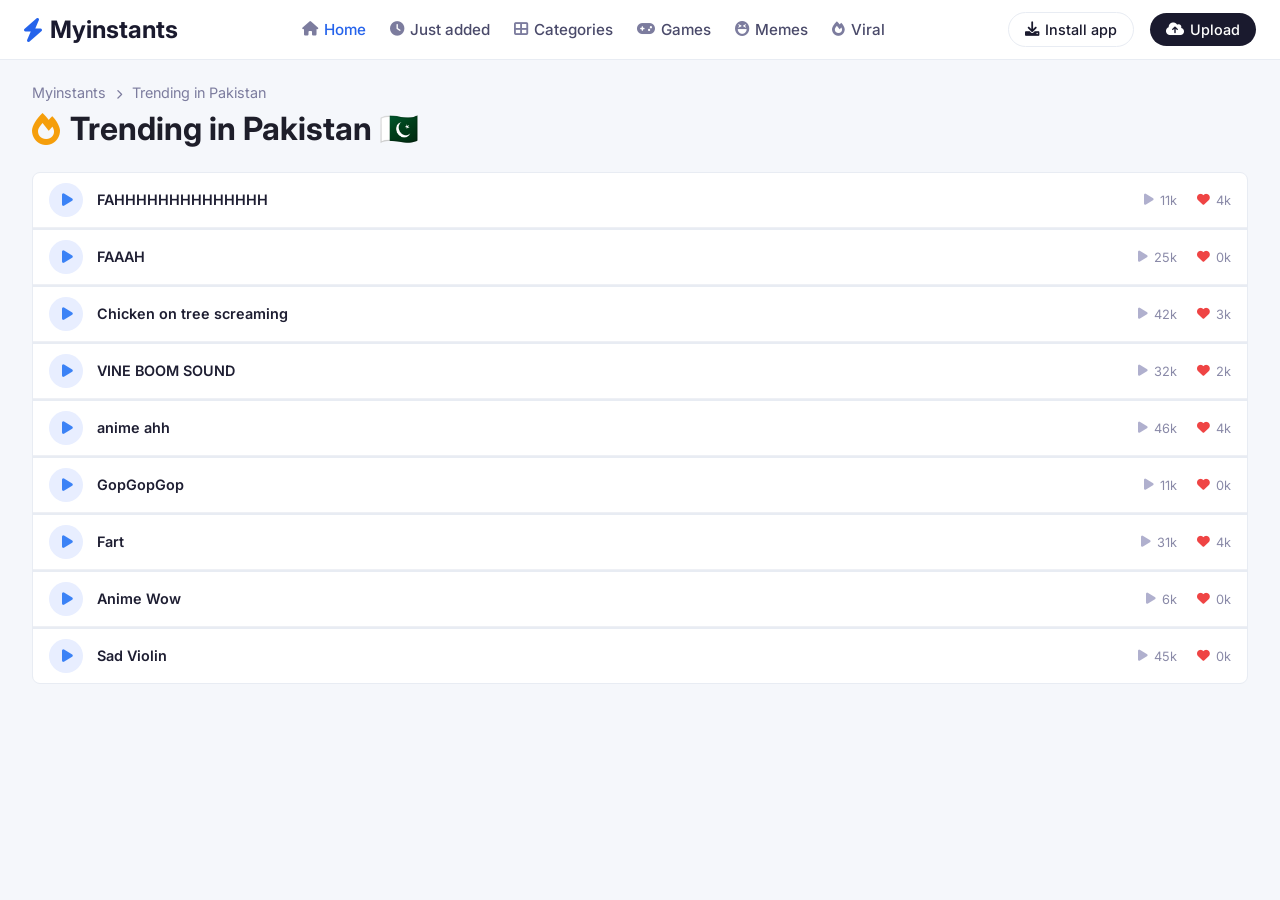
<file: index.html>
<!DOCTYPE html>
<html lang="en">
<head>
  <meta charset="UTF-8">
  <meta name="viewport" content="width=device-width, initial-scale=1.0">
  <title>Myinstants - Trending Funny Sounds of Pakistan</title>
  <link href="https://fonts.googleapis.com/css2?family=Inter:opsz,wght@14..32,400;500;600;700&display=swap" rel="stylesheet">
  <link rel="stylesheet" href="https://cdnjs.cloudflare.com/ajax/libs/font-awesome/6.0.0-beta3/css/all.min.css">
  <style>
    * { margin: 0; padding: 0; box-sizing: border-box; }
    body { font-family: 'Inter', sans-serif; background: #f5f7fb; color: #1e1e2a; }
    
    .top-menu { background: white; border-bottom: 1px solid #e8ecf3; padding: 12px 24px; display: flex; align-items: center; justify-content: space-between; }
    .logo { font-size: 1.5rem; font-weight: 700; color: #1a1a2e; display: flex; align-items: center; gap: 8px; }
    .logo i { color: #2563eb; }
    .menu-items { display: flex; gap: 24px; }
    .menu-item { color: #4a4a6a; font-weight: 500; font-size: 0.95rem; cursor: pointer; display: flex; align-items: center; gap: 6px; }
    .menu-item i { color: #7c7c9e; font-size: 0.9rem; }
    .menu-item:hover { color: #2563eb; }
    .menu-item.active { color: #2563eb; }
    .user-section { display: flex; gap: 16px; align-items: center; }
    .upload-btn { background: #1a1a2e; color: white; border: none; border-radius: 40px; padding: 8px 16px; font-weight: 500; font-size: 0.9rem; cursor: pointer; display: flex; align-items: center; gap: 6px; }
    .install-btn { background: white; color: #1a1a2e; border: 1px solid #e8ecf3; border-radius: 40px; padding: 8px 16px; font-weight: 500; font-size: 0.9rem; cursor: pointer; display: flex; align-items: center; gap: 6px; }
    
    .main-content { padding: 24px 32px; max-width: 1400px; margin: 0 auto; }
    .breadcrumb { color: #7c7c9e; font-size: 0.9rem; margin-bottom: 8px; }
    .page-title { font-size: 2rem; font-weight: 700; margin-bottom: 24px; display: flex; align-items: center; gap: 10px; }
    .page-title i { color: #f59e0b; }
    
    .category-row { display: flex; flex-wrap: wrap; gap: 8px; margin-bottom: 28px; border-bottom: 1px solid #e2e8f0; padding-bottom: 16px; }
    .category-chip { background: white; padding: 6px 16px; border-radius: 40px; font-size: 0.85rem; font-weight: 500; color: #3d3d60; border: 1px solid #e8ecf3; cursor: pointer; display: flex; align-items: center; gap: 6px; }
    .category-chip i { color: #7c7c9e; font-size: 0.75rem; }
    
    .sound-grid { display: flex; flex-direction: column; gap: 2px; background: #e8ecf3; border: 1px solid #e8ecf3; border-radius: 8px; overflow: hidden; }
    
    .sound-card {
      background: white;
      display: flex;
      align-items: center;
      padding: 10px 16px;
      border-bottom: 1px solid #eef0f5;
      transition: background 0.1s;
    }
    
    .sound-card:last-child { border-bottom: none; }
    .sound-card:hover { background: #fafaff; }
    
    /* EXACT MYINSTANTS BUTTON */
    .play-btn {
      width: 34px;
      height: 34px;
      background: #e8eeff;
      border: none;
      border-radius: 50%;
      cursor: pointer;
      display: flex;
      align-items: center;
      justify-content: center;
      margin-right: 14px;
      transition: all 0.15s;
      flex-shrink: 0;
    }
    
    .play-btn i { 
      color: #3b82f6; 
      font-size: 0.9rem; 
      margin-left: 2px;
    }
    
    .play-btn:hover { 
      background: #d0dfff; 
    }
    
    .play-btn.playing { 
      background: #3b82f6; 
    }
    
    .play-btn.playing i { 
      color: white; 
    }
    
    .sound-name {
      font-weight: 600;
      font-size: 0.9rem;
      color: #1e1e32;
      flex: 1;
      line-height: 1.3;
    }
    
    .sound-stats {
      display: flex;
      align-items: center;
      gap: 20px;
      flex-shrink: 0;
    }
    
    .stat-item {
      display: flex;
      align-items: center;
      gap: 6px;
      color: #8a8aa8;
      font-size: 0.8rem;
    }
    
    .stat-item i { color: #b0b0ce; }
    .fa-heart { color: #ef4444 !important; }
  </style>
</head>
<body>
  <div class="top-menu">
    <div class="logo"><i class="fas fa-bolt"></i> Myinstants</div>
    <div class="menu-items">
      <span class="menu-item active"><i class="fas fa-home"></i> Home</span>
      <span class="menu-item"><i class="fas fa-clock"></i> Just added</span>
      <span class="menu-item"><i class="fas fa-th-large"></i> Categories</span>
      <span class="menu-item"><i class="fas fa-gamepad"></i> Games</span>
      <span class="menu-item"><i class="fas fa-laugh-squint"></i> Memes</span>
      <span class="menu-item"><i class="fas fa-fire"></i> Viral</span>
    </div>
    <div class="user-section">
      <span class="install-btn"><i class="fas fa-download"></i> Install app</span>
      <span class="upload-btn"><i class="fas fa-cloud-upload-alt"></i> Upload</span>
    </div>
  </div>

  <div class="main-content">
    <div class="breadcrumb">
      <span>Myinstants</span> <i class="fas fa-chevron-right" style="font-size: 10px; margin: 0 6px;"></i>
      <span>Trending in Pakistan</span>
    </div>
    
    <div class="page-title"><i class="fas fa-fire"></i> Trending in Pakistan 🇵🇰</div>
    
    <div class="sound-grid" id="soundGrid"></div>
  </div>

  <script>
    const sounds = [
      "FAHHHHHHHHHHHHHH", "FAAAH", "Chicken on tree screaming", "VINE BOOM SOUND",
      "anime ahh", "GopGopGop", "Fart", "Anime Wow", "Sad Violin"
    ];

    let currentButton = null;
    let audioContext = null;
    let currentOsc = null;

    function initAudio() {
      if (!audioContext) {
        audioContext = new (window.AudioContext || window.webkitAudioContext)();
      }
      if (audioContext.state === 'suspended') {
        audioContext.resume();
      }
    }

    function playSound(soundName, button) {
      initAudio();
      if (!audioContext) return;
      
      if (currentOsc) { try { currentOsc.stop(); } catch(e) {} }
      if (currentButton) {
        currentButton.classList.remove('playing');
        currentButton.innerHTML = '<i class="fas fa-play"></i>';
      }
      
      const osc = audioContext.createOscillator();
      const gain = audioContext.createGain();
      
      let hash = 0;
      for (let i = 0; i < soundName.length; i++) {
        hash = ((hash << 5) - hash) + soundName.charCodeAt(i);
      }
      
      osc.frequency.value = 400 + Math.abs(hash % 400);
      osc.type = 'triangle';
      
      gain.gain.setValueAtTime(0.1, audioContext.currentTime);
      gain.gain.exponentialRampToValueAtTime(0.001, audioContext.currentTime + 0.3);
      
      osc.connect(gain); gain.connect(audioContext.destination);
      osc.start(); currentOsc = osc; osc.stop(audioContext.currentTime + 0.3);
      
      button.classList.add('playing');
      button.innerHTML = '<i class="fas fa-pause"></i>';
      currentButton = button;
      
      osc.onended = () => {
        button.classList.remove('playing');
        button.innerHTML = '<i class="fas fa-play"></i>';
        currentButton = null; currentOsc = null;
      };
    }

    function renderGrid() {
      const grid = document.getElementById('soundGrid');
      let html = '';
      
      sounds.forEach((name) => {
        html += `
          <div class="sound-card">
            <button class="play-btn" data-name="${name}">
              <i class="fas fa-play"></i>
            </button>
            <div class="sound-name">${name}</div>
            <div class="sound-stats">
              <span class="stat-item"><i class="fas fa-play"></i> ${Math.floor(Math.random()*50)}k</span>
              <span class="stat-item"><i class="fas fa-heart"></i> ${Math.floor(Math.random()*5)}k</span>
            </div>
          </div>
        `;
      });
      
      grid.innerHTML = html;
      
      document.querySelectorAll('.play-btn').forEach(btn => {
        btn.addEventListener('click', (e) => {
          e.stopPropagation();
          playSound(btn.dataset.name, btn);
        });
      });
    }

    document.body.addEventListener('click', () => { initAudio(); }, { once: true });
    renderGrid();
  </script>
</body>
</html>
</file>
